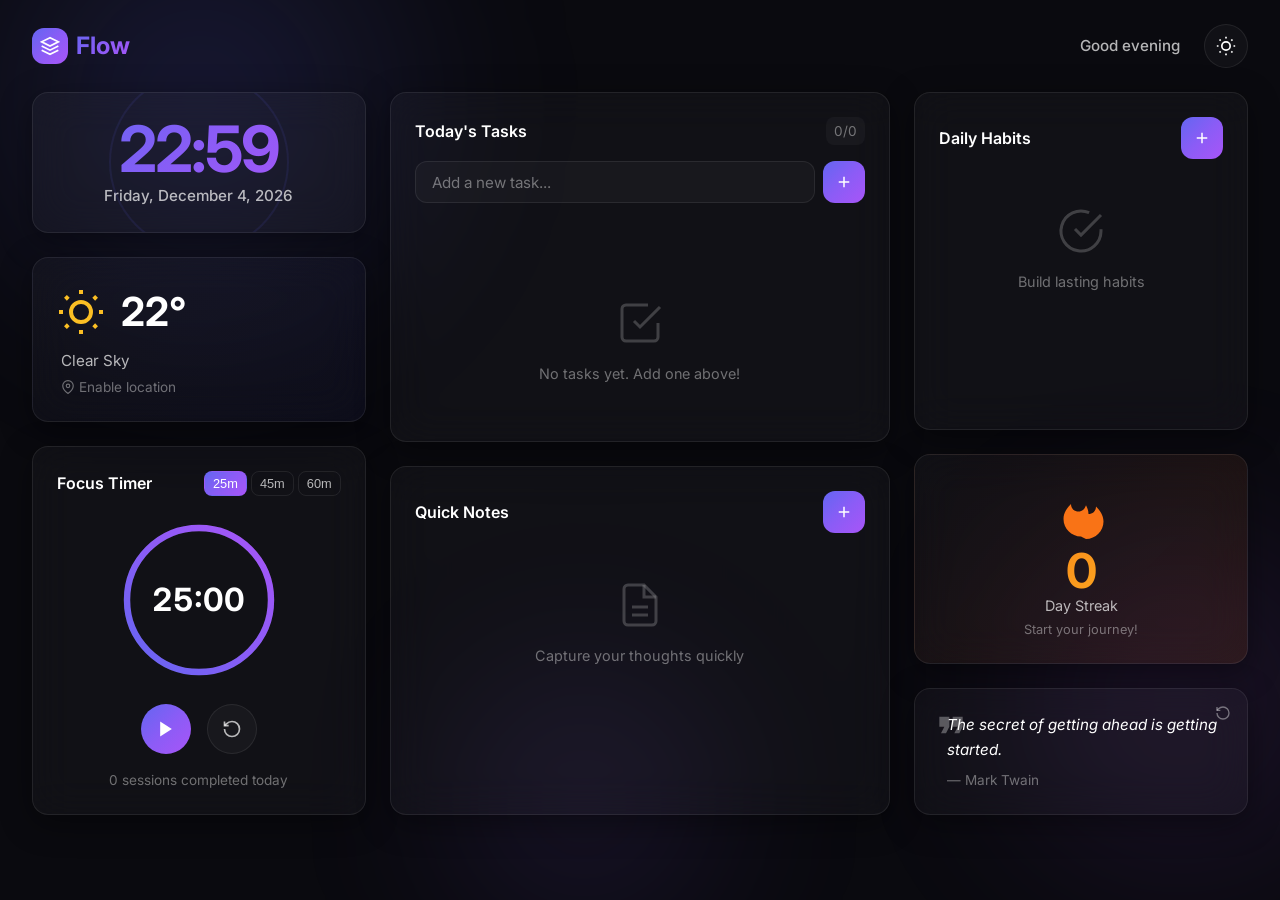
<file: modern-productivity-app/index.html>
<!DOCTYPE html>
<html lang="en">
<head>
    <meta charset="UTF-8">
    <meta name="viewport" content="width=device-width, initial-scale=1.0">
    <title>Flow - Your Personal Productivity Hub</title>
    <link rel="icon" type="image/svg+xml" href="favicon.svg">
    <link rel="stylesheet" href="styles.css">
    <link rel="preconnect" href="https://fonts.googleapis.com">
    <link rel="preconnect" href="https://fonts.gstatic.com" crossorigin>
    <link href="https://fonts.googleapis.com/css2?family=Inter:wght@300;400;500;600;700&display=swap" rel="stylesheet">
</head>
<body>
    <div class="app-container">
        <!-- Animated Background -->
        <div class="background-animation">
            <div class="gradient-orb orb-1"></div>
            <div class="gradient-orb orb-2"></div>
            <div class="gradient-orb orb-3"></div>
        </div>

        <!-- Header -->
        <header class="header">
            <div class="logo">
                <div class="logo-icon">
                    <svg viewBox="0 0 24 24" fill="none" stroke="currentColor" stroke-width="2">
                        <path d="M12 2L2 7l10 5 10-5-10-5z"/>
                        <path d="M2 17l10 5 10-5"/>
                        <path d="M2 12l10 5 10-5"/>
                    </svg>
                </div>
                <span class="logo-text">Flow</span>
            </div>
            <div class="header-right">
                <div class="greeting" id="greeting">Good morning</div>
                <button class="theme-toggle" id="themeToggle" aria-label="Toggle theme">
                    <svg class="sun-icon" viewBox="0 0 24 24" fill="none" stroke="currentColor" stroke-width="2">
                        <circle cx="12" cy="12" r="5"/>
                        <path d="M12 1v2M12 21v2M4.22 4.22l1.42 1.42M18.36 18.36l1.42 1.42M1 12h2M21 12h2M4.22 19.78l1.42-1.42M18.36 5.64l1.42-1.42"/>
                    </svg>
                    <svg class="moon-icon" viewBox="0 0 24 24" fill="none" stroke="currentColor" stroke-width="2">
                        <path d="M21 12.79A9 9 0 1 1 11.21 3 7 7 0 0 0 21 12.79z"/>
                    </svg>
                </button>
            </div>
        </header>

        <!-- Main Content -->
        <main class="main-content">
            <!-- Left Column -->
            <div class="column left-column">
                <!-- Clock Widget -->
                <div class="widget clock-widget glass-card">
                    <div class="time" id="time">00:00</div>
                    <div class="date" id="date">Loading...</div>
                    <div class="clock-decoration">
                        <div class="clock-ring"></div>
                    </div>
                </div>

                <!-- Weather Widget -->
                <div class="widget weather-widget glass-card">
                    <div class="weather-header">
                        <div class="weather-icon" id="weatherIcon">
                            <svg viewBox="0 0 24 24" fill="none" stroke="currentColor" stroke-width="2">
                                <circle cx="12" cy="12" r="5"/>
                                <path d="M12 1v2M12 21v2M4.22 4.22l1.42 1.42M18.36 18.36l1.42 1.42M1 12h2M21 12h2M4.22 19.78l1.42-1.42M18.36 5.64l1.42-1.42"/>
                            </svg>
                        </div>
                        <div class="weather-temp" id="weatherTemp">--°</div>
                    </div>
                    <div class="weather-details">
                        <div class="weather-condition" id="weatherCondition">Loading...</div>
                        <div class="weather-location" id="weatherLocation">
                            <svg viewBox="0 0 24 24" fill="none" stroke="currentColor" stroke-width="2" width="14" height="14">
                                <path d="M21 10c0 7-9 13-9 13s-9-6-9-13a9 9 0 0 1 18 0z"/>
                                <circle cx="12" cy="10" r="3"/>
                            </svg>
                            <span>Detecting...</span>
                        </div>
                    </div>
                </div>

                <!-- Focus Timer Widget -->
                <div class="widget timer-widget glass-card">
                    <div class="widget-header">
                        <h3>Focus Timer</h3>
                        <div class="timer-presets">
                            <button class="preset-btn active" data-time="25">25m</button>
                            <button class="preset-btn" data-time="45">45m</button>
                            <button class="preset-btn" data-time="60">60m</button>
                        </div>
                    </div>
                    <div class="timer-display">
                        <svg class="timer-ring" viewBox="0 0 100 100">
                            <circle class="timer-ring-bg" cx="50" cy="50" r="45"/>
                            <circle class="timer-ring-progress" cx="50" cy="50" r="45" id="timerProgress"/>
                        </svg>
                        <div class="timer-time" id="timerTime">25:00</div>
                    </div>
                    <div class="timer-controls">
                        <button class="timer-btn" id="timerStart">
                            <svg class="play-icon" viewBox="0 0 24 24" fill="currentColor">
                                <polygon points="5 3 19 12 5 21 5 3"/>
                            </svg>
                            <svg class="pause-icon" viewBox="0 0 24 24" fill="currentColor">
                                <rect x="6" y="4" width="4" height="16"/>
                                <rect x="14" y="4" width="4" height="16"/>
                            </svg>
                        </button>
                        <button class="timer-btn secondary" id="timerReset">
                            <svg viewBox="0 0 24 24" fill="none" stroke="currentColor" stroke-width="2">
                                <path d="M3 12a9 9 0 1 0 9-9 9.75 9.75 0 0 0-6.74 2.74L3 8"/>
                                <path d="M3 3v5h5"/>
                            </svg>
                        </button>
                    </div>
                    <div class="timer-sessions">
                        <span id="sessionCount">0</span> sessions completed today
                    </div>
                </div>
            </div>

            <!-- Center Column -->
            <div class="column center-column">
                <!-- Tasks Widget -->
                <div class="widget tasks-widget glass-card">
                    <div class="widget-header">
                        <h3>Today's Tasks</h3>
                        <div class="task-stats">
                            <span id="taskProgress">0/0</span>
                        </div>
                    </div>
                    <div class="task-input-container">
                        <input type="text" class="task-input" id="taskInput" placeholder="Add a new task..." />
                        <button class="add-task-btn" id="addTaskBtn">
                            <svg viewBox="0 0 24 24" fill="none" stroke="currentColor" stroke-width="2">
                                <line x1="12" y1="5" x2="12" y2="19"/>
                                <line x1="5" y1="12" x2="19" y2="12"/>
                            </svg>
                        </button>
                    </div>
                    <ul class="task-list" id="taskList">
                        <!-- Tasks will be added dynamically -->
                    </ul>
                    <div class="empty-state" id="emptyTasks">
                        <svg viewBox="0 0 24 24" fill="none" stroke="currentColor" stroke-width="1.5">
                            <path d="M9 11l3 3L22 4"/>
                            <path d="M21 12v7a2 2 0 0 1-2 2H5a2 2 0 0 1-2-2V5a2 2 0 0 1 2-2h11"/>
                        </svg>
                        <p>No tasks yet. Add one above!</p>
                    </div>
                </div>

                <!-- Quick Notes Widget -->
                <div class="widget notes-widget glass-card">
                    <div class="widget-header">
                        <h3>Quick Notes</h3>
                        <button class="add-note-btn" id="addNoteBtn">
                            <svg viewBox="0 0 24 24" fill="none" stroke="currentColor" stroke-width="2">
                                <line x1="12" y1="5" x2="12" y2="19"/>
                                <line x1="5" y1="12" x2="19" y2="12"/>
                            </svg>
                        </button>
                    </div>
                    <div class="notes-grid" id="notesGrid">
                        <!-- Notes will be added dynamically -->
                    </div>
                    <div class="empty-state" id="emptyNotes">
                        <svg viewBox="0 0 24 24" fill="none" stroke="currentColor" stroke-width="1.5">
                            <path d="M14 2H6a2 2 0 0 0-2 2v16a2 2 0 0 0 2 2h12a2 2 0 0 0 2-2V8z"/>
                            <polyline points="14 2 14 8 20 8"/>
                            <line x1="16" y1="13" x2="8" y2="13"/>
                            <line x1="16" y1="17" x2="8" y2="17"/>
                        </svg>
                        <p>Capture your thoughts quickly</p>
                    </div>
                </div>
            </div>

            <!-- Right Column -->
            <div class="column right-column">
                <!-- Habit Tracker Widget -->
                <div class="widget habits-widget glass-card">
                    <div class="widget-header">
                        <h3>Daily Habits</h3>
                        <button class="add-habit-btn" id="addHabitBtn">
                            <svg viewBox="0 0 24 24" fill="none" stroke="currentColor" stroke-width="2">
                                <line x1="12" y1="5" x2="12" y2="19"/>
                                <line x1="5" y1="12" x2="19" y2="12"/>
                            </svg>
                        </button>
                    </div>
                    <div class="habits-list" id="habitsList">
                        <!-- Habits will be added dynamically -->
                    </div>
                    <div class="empty-state" id="emptyHabits">
                        <svg viewBox="0 0 24 24" fill="none" stroke="currentColor" stroke-width="1.5">
                            <path d="M22 11.08V12a10 10 0 1 1-5.93-9.14"/>
                            <polyline points="22 4 12 14.01 9 11.01"/>
                        </svg>
                        <p>Build lasting habits</p>
                    </div>
                </div>

                <!-- Streak Counter -->
                <div class="widget streak-widget glass-card">
                    <div class="streak-flame">
                        <svg viewBox="0 0 24 24" fill="currentColor">
                            <path d="M12 23c-3.866 0-7-3.134-7-7 0-2.5 1.5-4.5 3-6 0 2 1.5 3 3 3 1.5 0 2.5-1 3-2.5.5 1 1 2 1 3.5 1.5 0 3-1 3-3 1.5 1.5 3 3.5 3 6 0 3.866-3.134 7-7 7z"/>
                        </svg>
                    </div>
                    <div class="streak-count" id="streakCount">0</div>
                    <div class="streak-label">Day Streak</div>
                    <div class="streak-message" id="streakMessage">Start your journey!</div>
                </div>

                <!-- Quote Widget -->
                <div class="widget quote-widget glass-card">
                    <div class="quote-icon">
                        <svg viewBox="0 0 24 24" fill="currentColor" opacity="0.3">
                            <path d="M6 17h3l2-4V7H5v6h3l-2 4zm8 0h3l2-4V7h-6v6h3l-2 4z"/>
                        </svg>
                    </div>
                    <p class="quote-text" id="quoteText">Loading inspiration...</p>
                    <span class="quote-author" id="quoteAuthor"></span>
                    <button class="refresh-quote" id="refreshQuote">
                        <svg viewBox="0 0 24 24" fill="none" stroke="currentColor" stroke-width="2">
                            <path d="M3 12a9 9 0 1 0 9-9 9.75 9.75 0 0 0-6.74 2.74L3 8"/>
                            <path d="M3 3v5h5"/>
                        </svg>
                    </button>
                </div>
            </div>
        </main>
    </div>

    <!-- Note Modal -->
    <div class="modal-overlay" id="noteModal">
        <div class="modal glass-card">
            <div class="modal-header">
                <h3 id="noteModalTitle">New Note</h3>
                <button class="modal-close" id="closeNoteModal">
                    <svg viewBox="0 0 24 24" fill="none" stroke="currentColor" stroke-width="2">
                        <line x1="18" y1="6" x2="6" y2="18"/>
                        <line x1="6" y1="6" x2="18" y2="18"/>
                    </svg>
                </button>
            </div>
            <div class="modal-body">
                <input type="text" class="modal-input" id="noteTitle" placeholder="Note title..." />
                <textarea class="modal-textarea" id="noteContent" placeholder="Write your thoughts..."></textarea>
                <div class="note-colors">
                    <button class="color-btn active" data-color="default"></button>
                    <button class="color-btn" data-color="pink"></button>
                    <button class="color-btn" data-color="blue"></button>
                    <button class="color-btn" data-color="green"></button>
                    <button class="color-btn" data-color="yellow"></button>
                    <button class="color-btn" data-color="purple"></button>
                </div>
            </div>
            <div class="modal-footer">
                <button class="modal-btn secondary" id="cancelNote">Cancel</button>
                <button class="modal-btn primary" id="saveNote">Save Note</button>
            </div>
        </div>
    </div>

    <!-- Habit Modal -->
    <div class="modal-overlay" id="habitModal">
        <div class="modal glass-card">
            <div class="modal-header">
                <h3>New Habit</h3>
                <button class="modal-close" id="closeHabitModal">
                    <svg viewBox="0 0 24 24" fill="none" stroke="currentColor" stroke-width="2">
                        <line x1="18" y1="6" x2="6" y2="18"/>
                        <line x1="6" y1="6" x2="18" y2="18"/>
                    </svg>
                </button>
            </div>
            <div class="modal-body">
                <input type="text" class="modal-input" id="habitName" placeholder="Habit name..." />
                <div class="habit-icons">
                    <button class="icon-btn active" data-icon="💧">💧</button>
                    <button class="icon-btn" data-icon="🏃">🏃</button>
                    <button class="icon-btn" data-icon="📚">📚</button>
                    <button class="icon-btn" data-icon="🧘">🧘</button>
                    <button class="icon-btn" data-icon="💪">💪</button>
                    <button class="icon-btn" data-icon="🎯">🎯</button>
                    <button class="icon-btn" data-icon="✍️">✍️</button>
                    <button class="icon-btn" data-icon="🌱">🌱</button>
                </div>
            </div>
            <div class="modal-footer">
                <button class="modal-btn secondary" id="cancelHabit">Cancel</button>
                <button class="modal-btn primary" id="saveHabit">Add Habit</button>
            </div>
        </div>
    </div>

    <!-- Toast Notification -->
    <div class="toast" id="toast">
        <span class="toast-message"></span>
    </div>

    <script src="app.js"></script>
</body>
</html>
</file>
<file: modern-productivity-app/styles.css>
/* ===================================
   Flow - Modern Productivity App
   CSS Styles with Glassmorphism & Animations
   =================================== */

/* CSS Variables */
:root {
    /* Colors - Dark Theme (Default) */
    --bg-primary: #0a0a0f;
    --bg-secondary: #12121a;
    --bg-tertiary: #1a1a25;
    --glass-bg: rgba(255, 255, 255, 0.03);
    --glass-border: rgba(255, 255, 255, 0.08);
    --glass-shadow: 0 8px 32px rgba(0, 0, 0, 0.4);

    --text-primary: #ffffff;
    --text-secondary: rgba(255, 255, 255, 0.7);
    --text-tertiary: rgba(255, 255, 255, 0.4);

    --accent-primary: #6366f1;
    --accent-secondary: #8b5cf6;
    --accent-gradient: linear-gradient(135deg, #6366f1 0%, #8b5cf6 50%, #a855f7 100%);

    --success: #10b981;
    --warning: #f59e0b;
    --danger: #ef4444;

    /* Note Colors */
    --note-default: rgba(255, 255, 255, 0.05);
    --note-pink: rgba(236, 72, 153, 0.15);
    --note-blue: rgba(59, 130, 246, 0.15);
    --note-green: rgba(34, 197, 94, 0.15);
    --note-yellow: rgba(234, 179, 8, 0.15);
    --note-purple: rgba(168, 85, 247, 0.15);

    /* Spacing */
    --spacing-xs: 0.25rem;
    --spacing-sm: 0.5rem;
    --spacing-md: 1rem;
    --spacing-lg: 1.5rem;
    --spacing-xl: 2rem;
    --spacing-2xl: 3rem;

    /* Border Radius */
    --radius-sm: 8px;
    --radius-md: 12px;
    --radius-lg: 16px;
    --radius-xl: 24px;
    --radius-full: 9999px;

    /* Transitions */
    --transition-fast: 150ms ease;
    --transition-base: 250ms ease;
    --transition-slow: 400ms ease;
    --transition-spring: 500ms cubic-bezier(0.34, 1.56, 0.64, 1);
}

/* Light Theme */
[data-theme="light"] {
    --bg-primary: #f8fafc;
    --bg-secondary: #ffffff;
    --bg-tertiary: #f1f5f9;
    --glass-bg: rgba(255, 255, 255, 0.7);
    --glass-border: rgba(0, 0, 0, 0.08);
    --glass-shadow: 0 8px 32px rgba(0, 0, 0, 0.1);

    --text-primary: #0f172a;
    --text-secondary: rgba(15, 23, 42, 0.7);
    --text-tertiary: rgba(15, 23, 42, 0.4);

    --note-default: rgba(0, 0, 0, 0.03);
    --note-pink: rgba(236, 72, 153, 0.12);
    --note-blue: rgba(59, 130, 246, 0.12);
    --note-green: rgba(34, 197, 94, 0.12);
    --note-yellow: rgba(234, 179, 8, 0.12);
    --note-purple: rgba(168, 85, 247, 0.12);
}

/* Reset & Base */
*, *::before, *::after {
    box-sizing: border-box;
    margin: 0;
    padding: 0;
}

html {
    font-size: 16px;
    scroll-behavior: smooth;
}

body {
    font-family: 'Inter', -apple-system, BlinkMacSystemFont, 'Segoe UI', sans-serif;
    background: var(--bg-primary);
    color: var(--text-primary);
    min-height: 100vh;
    overflow-x: hidden;
    line-height: 1.5;
    -webkit-font-smoothing: antialiased;
    -moz-osx-font-smoothing: grayscale;
}

/* App Container */
.app-container {
    min-height: 100vh;
    position: relative;
}

/* Animated Background */
.background-animation {
    position: fixed;
    top: 0;
    left: 0;
    width: 100%;
    height: 100%;
    pointer-events: none;
    z-index: 0;
    overflow: hidden;
}

.gradient-orb {
    position: absolute;
    border-radius: 50%;
    filter: blur(80px);
    opacity: 0.5;
    animation: float 20s ease-in-out infinite;
}

.orb-1 {
    width: 600px;
    height: 600px;
    background: radial-gradient(circle, rgba(99, 102, 241, 0.4) 0%, transparent 70%);
    top: -200px;
    left: -100px;
    animation-delay: 0s;
}

.orb-2 {
    width: 500px;
    height: 500px;
    background: radial-gradient(circle, rgba(168, 85, 247, 0.3) 0%, transparent 70%);
    top: 50%;
    right: -150px;
    animation-delay: -7s;
}

.orb-3 {
    width: 400px;
    height: 400px;
    background: radial-gradient(circle, rgba(139, 92, 246, 0.3) 0%, transparent 70%);
    bottom: -100px;
    left: 30%;
    animation-delay: -14s;
}

@keyframes float {
    0%, 100% {
        transform: translate(0, 0) scale(1);
    }
    25% {
        transform: translate(50px, 50px) scale(1.1);
    }
    50% {
        transform: translate(0, 100px) scale(1);
    }
    75% {
        transform: translate(-50px, 50px) scale(0.9);
    }
}

[data-theme="light"] .gradient-orb {
    opacity: 0.3;
}

/* Glass Card Effect */
.glass-card {
    background: var(--glass-bg);
    backdrop-filter: blur(20px);
    -webkit-backdrop-filter: blur(20px);
    border: 1px solid var(--glass-border);
    border-radius: var(--radius-lg);
    box-shadow: var(--glass-shadow);
    transition: transform var(--transition-base), box-shadow var(--transition-base);
}

.glass-card:hover {
    transform: translateY(-2px);
    box-shadow: 0 12px 40px rgba(0, 0, 0, 0.5);
}

[data-theme="light"] .glass-card:hover {
    box-shadow: 0 12px 40px rgba(0, 0, 0, 0.15);
}

/* Header */
.header {
    position: relative;
    z-index: 10;
    display: flex;
    justify-content: space-between;
    align-items: center;
    padding: var(--spacing-lg) var(--spacing-xl);
    animation: slideDown 0.6s ease-out;
}

@keyframes slideDown {
    from {
        opacity: 0;
        transform: translateY(-20px);
    }
    to {
        opacity: 1;
        transform: translateY(0);
    }
}

.logo {
    display: flex;
    align-items: center;
    gap: var(--spacing-sm);
}

.logo-icon {
    width: 36px;
    height: 36px;
    display: flex;
    align-items: center;
    justify-content: center;
    background: var(--accent-gradient);
    border-radius: var(--radius-md);
    color: white;
    animation: pulse 3s ease-in-out infinite;
}

@keyframes pulse {
    0%, 100% {
        box-shadow: 0 0 0 0 rgba(99, 102, 241, 0.4);
    }
    50% {
        box-shadow: 0 0 0 10px rgba(99, 102, 241, 0);
    }
}

.logo-icon svg {
    width: 20px;
    height: 20px;
}

.logo-text {
    font-size: 1.5rem;
    font-weight: 700;
    background: var(--accent-gradient);
    -webkit-background-clip: text;
    -webkit-text-fill-color: transparent;
    background-clip: text;
}

.header-right {
    display: flex;
    align-items: center;
    gap: var(--spacing-lg);
}

.greeting {
    font-size: 0.95rem;
    color: var(--text-secondary);
    font-weight: 500;
}

.theme-toggle {
    width: 44px;
    height: 44px;
    border-radius: var(--radius-full);
    border: 1px solid var(--glass-border);
    background: var(--glass-bg);
    color: var(--text-primary);
    cursor: pointer;
    display: flex;
    align-items: center;
    justify-content: center;
    transition: all var(--transition-base);
    position: relative;
    overflow: hidden;
}

.theme-toggle:hover {
    background: rgba(255, 255, 255, 0.1);
    transform: rotate(15deg);
}

.theme-toggle svg {
    width: 20px;
    height: 20px;
    position: absolute;
    transition: all var(--transition-base);
}

.theme-toggle .sun-icon {
    opacity: 1;
    transform: rotate(0deg);
}

.theme-toggle .moon-icon {
    opacity: 0;
    transform: rotate(-90deg);
}

[data-theme="light"] .theme-toggle .sun-icon {
    opacity: 0;
    transform: rotate(90deg);
}

[data-theme="light"] .theme-toggle .moon-icon {
    opacity: 1;
    transform: rotate(0deg);
}

/* Main Content */
.main-content {
    position: relative;
    z-index: 1;
    display: grid;
    grid-template-columns: 1fr 1.5fr 1fr;
    gap: var(--spacing-lg);
    padding: 0 var(--spacing-xl) var(--spacing-xl);
    max-width: 1800px;
    margin: 0 auto;
}

.column {
    display: flex;
    flex-direction: column;
    gap: var(--spacing-lg);
}

/* Widget Base */
.widget {
    padding: var(--spacing-lg);
    animation: fadeInUp 0.6s ease-out backwards;
}

.left-column .widget:nth-child(1) { animation-delay: 0.1s; }
.left-column .widget:nth-child(2) { animation-delay: 0.2s; }
.left-column .widget:nth-child(3) { animation-delay: 0.3s; }
.center-column .widget:nth-child(1) { animation-delay: 0.15s; }
.center-column .widget:nth-child(2) { animation-delay: 0.25s; }
.right-column .widget:nth-child(1) { animation-delay: 0.2s; }
.right-column .widget:nth-child(2) { animation-delay: 0.3s; }
.right-column .widget:nth-child(3) { animation-delay: 0.4s; }

@keyframes fadeInUp {
    from {
        opacity: 0;
        transform: translateY(20px);
    }
    to {
        opacity: 1;
        transform: translateY(0);
    }
}

.widget-header {
    display: flex;
    justify-content: space-between;
    align-items: center;
    margin-bottom: var(--spacing-md);
}

.widget-header h3 {
    font-size: 1rem;
    font-weight: 600;
    color: var(--text-primary);
}

/* Clock Widget */
.clock-widget {
    text-align: center;
    position: relative;
    overflow: hidden;
}

.time {
    font-size: 4rem;
    font-weight: 700;
    letter-spacing: -2px;
    background: var(--accent-gradient);
    -webkit-background-clip: text;
    -webkit-text-fill-color: transparent;
    background-clip: text;
    line-height: 1;
    margin-bottom: var(--spacing-xs);
}

.date {
    font-size: 0.95rem;
    color: var(--text-secondary);
    font-weight: 500;
}

.clock-decoration {
    position: absolute;
    top: 50%;
    left: 50%;
    transform: translate(-50%, -50%);
    pointer-events: none;
}

.clock-ring {
    width: 180px;
    height: 180px;
    border: 2px solid rgba(99, 102, 241, 0.1);
    border-radius: 50%;
    animation: clockPulse 4s ease-in-out infinite;
}

@keyframes clockPulse {
    0%, 100% {
        transform: scale(1);
        opacity: 0.5;
    }
    50% {
        transform: scale(1.1);
        opacity: 0.2;
    }
}

/* Weather Widget */
.weather-widget {
    background: linear-gradient(135deg, var(--glass-bg) 0%, rgba(99, 102, 241, 0.05) 100%);
}

.weather-header {
    display: flex;
    align-items: center;
    gap: var(--spacing-md);
    margin-bottom: var(--spacing-sm);
}

.weather-icon {
    width: 48px;
    height: 48px;
    display: flex;
    align-items: center;
    justify-content: center;
    color: #fbbf24;
}

.weather-icon svg {
    width: 100%;
    height: 100%;
}

.weather-icon.cloudy { color: #94a3b8; }
.weather-icon.rainy { color: #60a5fa; }
.weather-icon.snowy { color: #e2e8f0; }

.weather-temp {
    font-size: 2.5rem;
    font-weight: 700;
}

.weather-details {
    padding-left: var(--spacing-xs);
}

.weather-condition {
    font-size: 0.95rem;
    color: var(--text-secondary);
    margin-bottom: var(--spacing-xs);
    text-transform: capitalize;
}

.weather-location {
    display: flex;
    align-items: center;
    gap: var(--spacing-xs);
    font-size: 0.85rem;
    color: var(--text-tertiary);
}

/* Timer Widget */
.timer-widget {
    text-align: center;
}

.timer-presets {
    display: flex;
    gap: var(--spacing-xs);
}

.preset-btn {
    padding: var(--spacing-xs) var(--spacing-sm);
    border: 1px solid var(--glass-border);
    background: transparent;
    color: var(--text-secondary);
    border-radius: var(--radius-sm);
    font-size: 0.8rem;
    font-weight: 500;
    cursor: pointer;
    transition: all var(--transition-fast);
}

.preset-btn:hover {
    border-color: var(--accent-primary);
    color: var(--accent-primary);
}

.preset-btn.active {
    background: var(--accent-gradient);
    border-color: transparent;
    color: white;
}

.timer-display {
    position: relative;
    width: 160px;
    height: 160px;
    margin: var(--spacing-lg) auto;
}

.timer-ring {
    width: 100%;
    height: 100%;
    transform: rotate(-90deg);
}

.timer-ring-bg {
    fill: none;
    stroke: var(--glass-border);
    stroke-width: 4;
}

.timer-ring-progress {
    fill: none;
    stroke: url(#timerGradient);
    stroke-width: 4;
    stroke-linecap: round;
    stroke-dasharray: 283;
    stroke-dashoffset: 0;
    transition: stroke-dashoffset 1s linear;
}

.timer-time {
    position: absolute;
    top: 50%;
    left: 50%;
    transform: translate(-50%, -50%);
    font-size: 2rem;
    font-weight: 700;
    font-variant-numeric: tabular-nums;
}

.timer-controls {
    display: flex;
    justify-content: center;
    gap: var(--spacing-md);
    margin-bottom: var(--spacing-md);
}

.timer-btn {
    width: 50px;
    height: 50px;
    border-radius: var(--radius-full);
    border: none;
    cursor: pointer;
    display: flex;
    align-items: center;
    justify-content: center;
    transition: all var(--transition-spring);
}

.timer-btn:not(.secondary) {
    background: var(--accent-gradient);
    color: white;
}

.timer-btn:not(.secondary):hover {
    transform: scale(1.1);
    box-shadow: 0 8px 25px rgba(99, 102, 241, 0.4);
}

.timer-btn.secondary {
    background: var(--glass-bg);
    border: 1px solid var(--glass-border);
    color: var(--text-secondary);
}

.timer-btn.secondary:hover {
    background: rgba(255, 255, 255, 0.1);
}

.timer-btn svg {
    width: 20px;
    height: 20px;
}

.timer-btn .pause-icon {
    display: none;
}

.timer-btn.running .play-icon {
    display: none;
}

.timer-btn.running .pause-icon {
    display: block;
}

.timer-sessions {
    font-size: 0.85rem;
    color: var(--text-tertiary);
}

/* Tasks Widget */
.tasks-widget {
    flex: 1;
    display: flex;
    flex-direction: column;
    min-height: 300px;
}

.task-stats {
    font-size: 0.85rem;
    color: var(--text-tertiary);
    background: var(--glass-bg);
    padding: var(--spacing-xs) var(--spacing-sm);
    border-radius: var(--radius-sm);
}

.task-input-container {
    display: flex;
    gap: var(--spacing-sm);
    margin-bottom: var(--spacing-md);
}

.task-input {
    flex: 1;
    padding: var(--spacing-sm) var(--spacing-md);
    border: 1px solid var(--glass-border);
    border-radius: var(--radius-md);
    background: var(--glass-bg);
    color: var(--text-primary);
    font-size: 0.95rem;
    font-family: inherit;
    transition: all var(--transition-fast);
}

.task-input:focus {
    outline: none;
    border-color: var(--accent-primary);
    box-shadow: 0 0 0 3px rgba(99, 102, 241, 0.2);
}

.task-input::placeholder {
    color: var(--text-tertiary);
}

.add-task-btn, .add-note-btn, .add-habit-btn {
    width: 42px;
    height: 42px;
    border-radius: var(--radius-md);
    border: none;
    background: var(--accent-gradient);
    color: white;
    cursor: pointer;
    display: flex;
    align-items: center;
    justify-content: center;
    transition: all var(--transition-spring);
    flex-shrink: 0;
}

.add-task-btn:hover, .add-note-btn:hover, .add-habit-btn:hover {
    transform: scale(1.05);
    box-shadow: 0 4px 15px rgba(99, 102, 241, 0.4);
}

.add-task-btn svg, .add-note-btn svg, .add-habit-btn svg {
    width: 18px;
    height: 18px;
}

.task-list {
    list-style: none;
    flex: 1;
    overflow-y: auto;
    max-height: 400px;
}

.task-item {
    display: flex;
    align-items: center;
    gap: var(--spacing-sm);
    padding: var(--spacing-sm) var(--spacing-md);
    background: var(--glass-bg);
    border: 1px solid var(--glass-border);
    border-radius: var(--radius-md);
    margin-bottom: var(--spacing-sm);
    animation: taskSlideIn 0.3s ease-out;
    transition: all var(--transition-fast);
}

@keyframes taskSlideIn {
    from {
        opacity: 0;
        transform: translateX(-10px);
    }
    to {
        opacity: 1;
        transform: translateX(0);
    }
}

.task-item:hover {
    background: rgba(255, 255, 255, 0.08);
}

.task-item.completed {
    opacity: 0.6;
}

.task-item.completed .task-text {
    text-decoration: line-through;
    color: var(--text-tertiary);
}

.task-checkbox {
    width: 20px;
    height: 20px;
    border: 2px solid var(--glass-border);
    border-radius: var(--radius-sm);
    cursor: pointer;
    display: flex;
    align-items: center;
    justify-content: center;
    transition: all var(--transition-fast);
    flex-shrink: 0;
}

.task-checkbox:hover {
    border-color: var(--accent-primary);
}

.task-checkbox.checked {
    background: var(--accent-gradient);
    border-color: transparent;
}

.task-checkbox svg {
    width: 12px;
    height: 12px;
    color: white;
    opacity: 0;
    transform: scale(0.5);
    transition: all var(--transition-spring);
}

.task-checkbox.checked svg {
    opacity: 1;
    transform: scale(1);
}

.task-text {
    flex: 1;
    font-size: 0.95rem;
    color: var(--text-primary);
}

.task-delete {
    width: 28px;
    height: 28px;
    border: none;
    background: transparent;
    color: var(--text-tertiary);
    cursor: pointer;
    border-radius: var(--radius-sm);
    display: flex;
    align-items: center;
    justify-content: center;
    opacity: 0;
    transition: all var(--transition-fast);
}

.task-item:hover .task-delete {
    opacity: 1;
}

.task-delete:hover {
    background: rgba(239, 68, 68, 0.2);
    color: var(--danger);
}

.task-delete svg {
    width: 16px;
    height: 16px;
}

/* Notes Widget */
.notes-widget {
    flex: 1;
    min-height: 250px;
}

.notes-grid {
    display: grid;
    grid-template-columns: repeat(2, 1fr);
    gap: var(--spacing-sm);
    max-height: 400px;
    overflow-y: auto;
}

.note-card {
    padding: var(--spacing-md);
    border-radius: var(--radius-md);
    background: var(--note-default);
    border: 1px solid var(--glass-border);
    cursor: pointer;
    transition: all var(--transition-fast);
    animation: notePopIn 0.3s var(--transition-spring);
    position: relative;
}

@keyframes notePopIn {
    from {
        opacity: 0;
        transform: scale(0.9);
    }
    to {
        opacity: 1;
        transform: scale(1);
    }
}

.note-card:hover {
    transform: translateY(-2px);
    box-shadow: 0 4px 12px rgba(0, 0, 0, 0.2);
}

.note-card.pink { background: var(--note-pink); }
.note-card.blue { background: var(--note-blue); }
.note-card.green { background: var(--note-green); }
.note-card.yellow { background: var(--note-yellow); }
.note-card.purple { background: var(--note-purple); }

.note-title {
    font-size: 0.9rem;
    font-weight: 600;
    margin-bottom: var(--spacing-xs);
    color: var(--text-primary);
    display: -webkit-box;
    -webkit-line-clamp: 1;
    -webkit-box-orient: vertical;
    overflow: hidden;
}

.note-content {
    font-size: 0.85rem;
    color: var(--text-secondary);
    display: -webkit-box;
    -webkit-line-clamp: 3;
    -webkit-box-orient: vertical;
    overflow: hidden;
    line-height: 1.4;
}

.note-delete {
    position: absolute;
    top: var(--spacing-xs);
    right: var(--spacing-xs);
    width: 24px;
    height: 24px;
    border: none;
    background: transparent;
    color: var(--text-tertiary);
    cursor: pointer;
    border-radius: var(--radius-sm);
    display: flex;
    align-items: center;
    justify-content: center;
    opacity: 0;
    transition: all var(--transition-fast);
}

.note-card:hover .note-delete {
    opacity: 1;
}

.note-delete:hover {
    background: rgba(239, 68, 68, 0.2);
    color: var(--danger);
}

.note-delete svg {
    width: 14px;
    height: 14px;
}

/* Habits Widget */
.habits-widget {
    flex: 1;
}

.habits-list {
    display: flex;
    flex-direction: column;
    gap: var(--spacing-sm);
    max-height: 300px;
    overflow-y: auto;
}

.habit-item {
    display: flex;
    align-items: center;
    gap: var(--spacing-sm);
    padding: var(--spacing-sm) var(--spacing-md);
    background: var(--glass-bg);
    border: 1px solid var(--glass-border);
    border-radius: var(--radius-md);
    transition: all var(--transition-fast);
    animation: taskSlideIn 0.3s ease-out;
}

.habit-item:hover {
    background: rgba(255, 255, 255, 0.08);
}

.habit-icon {
    font-size: 1.2rem;
}

.habit-name {
    flex: 1;
    font-size: 0.95rem;
    color: var(--text-primary);
}

.habit-check {
    width: 28px;
    height: 28px;
    border: 2px solid var(--glass-border);
    border-radius: var(--radius-full);
    cursor: pointer;
    display: flex;
    align-items: center;
    justify-content: center;
    transition: all var(--transition-spring);
}

.habit-check:hover {
    border-color: var(--success);
}

.habit-check.checked {
    background: var(--success);
    border-color: var(--success);
    animation: habitComplete 0.4s var(--transition-spring);
}

@keyframes habitComplete {
    0% { transform: scale(1); }
    50% { transform: scale(1.2); }
    100% { transform: scale(1); }
}

.habit-check svg {
    width: 14px;
    height: 14px;
    color: white;
    opacity: 0;
    transform: scale(0.5);
    transition: all var(--transition-spring);
}

.habit-check.checked svg {
    opacity: 1;
    transform: scale(1);
}

.habit-delete {
    width: 24px;
    height: 24px;
    border: none;
    background: transparent;
    color: var(--text-tertiary);
    cursor: pointer;
    border-radius: var(--radius-sm);
    display: flex;
    align-items: center;
    justify-content: center;
    opacity: 0;
    transition: all var(--transition-fast);
}

.habit-item:hover .habit-delete {
    opacity: 1;
}

.habit-delete:hover {
    background: rgba(239, 68, 68, 0.2);
    color: var(--danger);
}

.habit-delete svg {
    width: 14px;
    height: 14px;
}

/* Streak Widget */
.streak-widget {
    text-align: center;
    background: linear-gradient(135deg, var(--glass-bg) 0%, rgba(249, 115, 22, 0.1) 100%);
    position: relative;
    overflow: hidden;
}

.streak-flame {
    width: 60px;
    height: 60px;
    margin: 0 auto var(--spacing-sm);
    color: #f97316;
    animation: flamePulse 2s ease-in-out infinite;
}

@keyframes flamePulse {
    0%, 100% {
        transform: scale(1);
        filter: drop-shadow(0 0 8px rgba(249, 115, 22, 0.5));
    }
    50% {
        transform: scale(1.1);
        filter: drop-shadow(0 0 16px rgba(249, 115, 22, 0.8));
    }
}

.streak-flame svg {
    width: 100%;
    height: 100%;
}

.streak-count {
    font-size: 3rem;
    font-weight: 700;
    background: linear-gradient(135deg, #f97316 0%, #fbbf24 100%);
    -webkit-background-clip: text;
    -webkit-text-fill-color: transparent;
    background-clip: text;
    line-height: 1;
}

.streak-label {
    font-size: 0.9rem;
    color: var(--text-secondary);
    margin-bottom: var(--spacing-xs);
}

.streak-message {
    font-size: 0.8rem;
    color: var(--text-tertiary);
}

/* Quote Widget */
.quote-widget {
    position: relative;
    overflow: hidden;
}

.quote-icon {
    position: absolute;
    top: var(--spacing-md);
    left: var(--spacing-md);
    width: 40px;
    height: 40px;
}

.quote-text {
    font-size: 0.95rem;
    line-height: 1.6;
    color: var(--text-primary);
    font-style: italic;
    margin-bottom: var(--spacing-sm);
    padding-left: var(--spacing-sm);
}

.quote-author {
    font-size: 0.85rem;
    color: var(--text-tertiary);
    display: block;
    padding-left: var(--spacing-sm);
}

.quote-author::before {
    content: "— ";
}

.refresh-quote {
    position: absolute;
    top: var(--spacing-sm);
    right: var(--spacing-sm);
    width: 32px;
    height: 32px;
    border: none;
    background: transparent;
    color: var(--text-tertiary);
    cursor: pointer;
    border-radius: var(--radius-full);
    display: flex;
    align-items: center;
    justify-content: center;
    transition: all var(--transition-fast);
}

.refresh-quote:hover {
    background: var(--glass-bg);
    color: var(--text-primary);
    transform: rotate(180deg);
}

.refresh-quote svg {
    width: 16px;
    height: 16px;
}

/* Empty States */
.empty-state {
    display: flex;
    flex-direction: column;
    align-items: center;
    justify-content: center;
    padding: var(--spacing-xl) var(--spacing-md);
    color: var(--text-tertiary);
    text-align: center;
}

.empty-state svg {
    width: 48px;
    height: 48px;
    margin-bottom: var(--spacing-md);
    opacity: 0.5;
}

.empty-state p {
    font-size: 0.9rem;
}

.empty-state.hidden {
    display: none;
}

/* Modal */
.modal-overlay {
    position: fixed;
    top: 0;
    left: 0;
    width: 100%;
    height: 100%;
    background: rgba(0, 0, 0, 0.6);
    backdrop-filter: blur(4px);
    display: flex;
    align-items: center;
    justify-content: center;
    z-index: 100;
    opacity: 0;
    visibility: hidden;
    transition: all var(--transition-base);
}

.modal-overlay.active {
    opacity: 1;
    visibility: visible;
}

.modal {
    width: 90%;
    max-width: 450px;
    padding: var(--spacing-lg);
    transform: scale(0.9) translateY(20px);
    transition: all var(--transition-spring);
}

.modal-overlay.active .modal {
    transform: scale(1) translateY(0);
}

.modal-header {
    display: flex;
    justify-content: space-between;
    align-items: center;
    margin-bottom: var(--spacing-md);
}

.modal-header h3 {
    font-size: 1.1rem;
    font-weight: 600;
}

.modal-close {
    width: 32px;
    height: 32px;
    border: none;
    background: transparent;
    color: var(--text-tertiary);
    cursor: pointer;
    border-radius: var(--radius-full);
    display: flex;
    align-items: center;
    justify-content: center;
    transition: all var(--transition-fast);
}

.modal-close:hover {
    background: var(--glass-bg);
    color: var(--text-primary);
}

.modal-close svg {
    width: 18px;
    height: 18px;
}

.modal-body {
    margin-bottom: var(--spacing-lg);
}

.modal-input {
    width: 100%;
    padding: var(--spacing-sm) var(--spacing-md);
    border: 1px solid var(--glass-border);
    border-radius: var(--radius-md);
    background: var(--glass-bg);
    color: var(--text-primary);
    font-size: 1rem;
    font-family: inherit;
    margin-bottom: var(--spacing-md);
    transition: all var(--transition-fast);
}

.modal-input:focus {
    outline: none;
    border-color: var(--accent-primary);
    box-shadow: 0 0 0 3px rgba(99, 102, 241, 0.2);
}

.modal-textarea {
    width: 100%;
    height: 120px;
    padding: var(--spacing-sm) var(--spacing-md);
    border: 1px solid var(--glass-border);
    border-radius: var(--radius-md);
    background: var(--glass-bg);
    color: var(--text-primary);
    font-size: 0.95rem;
    font-family: inherit;
    resize: none;
    margin-bottom: var(--spacing-md);
    transition: all var(--transition-fast);
}

.modal-textarea:focus {
    outline: none;
    border-color: var(--accent-primary);
    box-shadow: 0 0 0 3px rgba(99, 102, 241, 0.2);
}

.note-colors, .habit-icons {
    display: flex;
    gap: var(--spacing-sm);
    flex-wrap: wrap;
}

.color-btn {
    width: 32px;
    height: 32px;
    border-radius: var(--radius-full);
    border: 2px solid transparent;
    cursor: pointer;
    transition: all var(--transition-fast);
}

.color-btn:hover {
    transform: scale(1.1);
}

.color-btn.active {
    border-color: var(--accent-primary);
    box-shadow: 0 0 0 2px rgba(99, 102, 241, 0.3);
}

.color-btn[data-color="default"] { background: var(--note-default); border: 2px solid var(--glass-border); }
.color-btn[data-color="pink"] { background: #ec4899; }
.color-btn[data-color="blue"] { background: #3b82f6; }
.color-btn[data-color="green"] { background: #22c55e; }
.color-btn[data-color="yellow"] { background: #eab308; }
.color-btn[data-color="purple"] { background: #a855f7; }

.icon-btn {
    width: 44px;
    height: 44px;
    border-radius: var(--radius-md);
    border: 2px solid var(--glass-border);
    background: transparent;
    cursor: pointer;
    font-size: 1.2rem;
    transition: all var(--transition-fast);
}

.icon-btn:hover {
    border-color: var(--accent-primary);
    transform: scale(1.05);
}

.icon-btn.active {
    border-color: var(--accent-primary);
    background: rgba(99, 102, 241, 0.1);
}

.modal-footer {
    display: flex;
    justify-content: flex-end;
    gap: var(--spacing-sm);
}

.modal-btn {
    padding: var(--spacing-sm) var(--spacing-lg);
    border-radius: var(--radius-md);
    border: none;
    font-size: 0.95rem;
    font-weight: 500;
    cursor: pointer;
    transition: all var(--transition-fast);
}

.modal-btn.secondary {
    background: var(--glass-bg);
    color: var(--text-secondary);
    border: 1px solid var(--glass-border);
}

.modal-btn.secondary:hover {
    background: rgba(255, 255, 255, 0.1);
}

.modal-btn.primary {
    background: var(--accent-gradient);
    color: white;
}

.modal-btn.primary:hover {
    transform: translateY(-1px);
    box-shadow: 0 4px 15px rgba(99, 102, 241, 0.4);
}

/* Toast */
.toast {
    position: fixed;
    bottom: var(--spacing-xl);
    left: 50%;
    transform: translateX(-50%) translateY(100px);
    background: var(--bg-secondary);
    border: 1px solid var(--glass-border);
    padding: var(--spacing-sm) var(--spacing-lg);
    border-radius: var(--radius-full);
    box-shadow: 0 8px 32px rgba(0, 0, 0, 0.4);
    z-index: 200;
    opacity: 0;
    visibility: hidden;
    transition: all var(--transition-spring);
}

.toast.active {
    opacity: 1;
    visibility: visible;
    transform: translateX(-50%) translateY(0);
}

.toast-message {
    font-size: 0.9rem;
    color: var(--text-primary);
}

/* Scrollbar */
::-webkit-scrollbar {
    width: 6px;
}

::-webkit-scrollbar-track {
    background: transparent;
}

::-webkit-scrollbar-thumb {
    background: var(--glass-border);
    border-radius: var(--radius-full);
}

::-webkit-scrollbar-thumb:hover {
    background: var(--text-tertiary);
}

/* Responsive */
@media (max-width: 1200px) {
    .main-content {
        grid-template-columns: 1fr 1fr;
    }

    .right-column {
        grid-column: span 2;
        display: grid;
        grid-template-columns: repeat(3, 1fr);
    }
}

@media (max-width: 900px) {
    .main-content {
        grid-template-columns: 1fr;
    }

    .right-column {
        grid-column: span 1;
        display: flex;
        flex-direction: column;
    }

    .time {
        font-size: 3rem;
    }
}

@media (max-width: 600px) {
    .header {
        padding: var(--spacing-md);
    }

    .main-content {
        padding: 0 var(--spacing-md) var(--spacing-md);
    }

    .greeting {
        display: none;
    }

    .notes-grid {
        grid-template-columns: 1fr;
    }

    .time {
        font-size: 2.5rem;
    }
}
</file>
